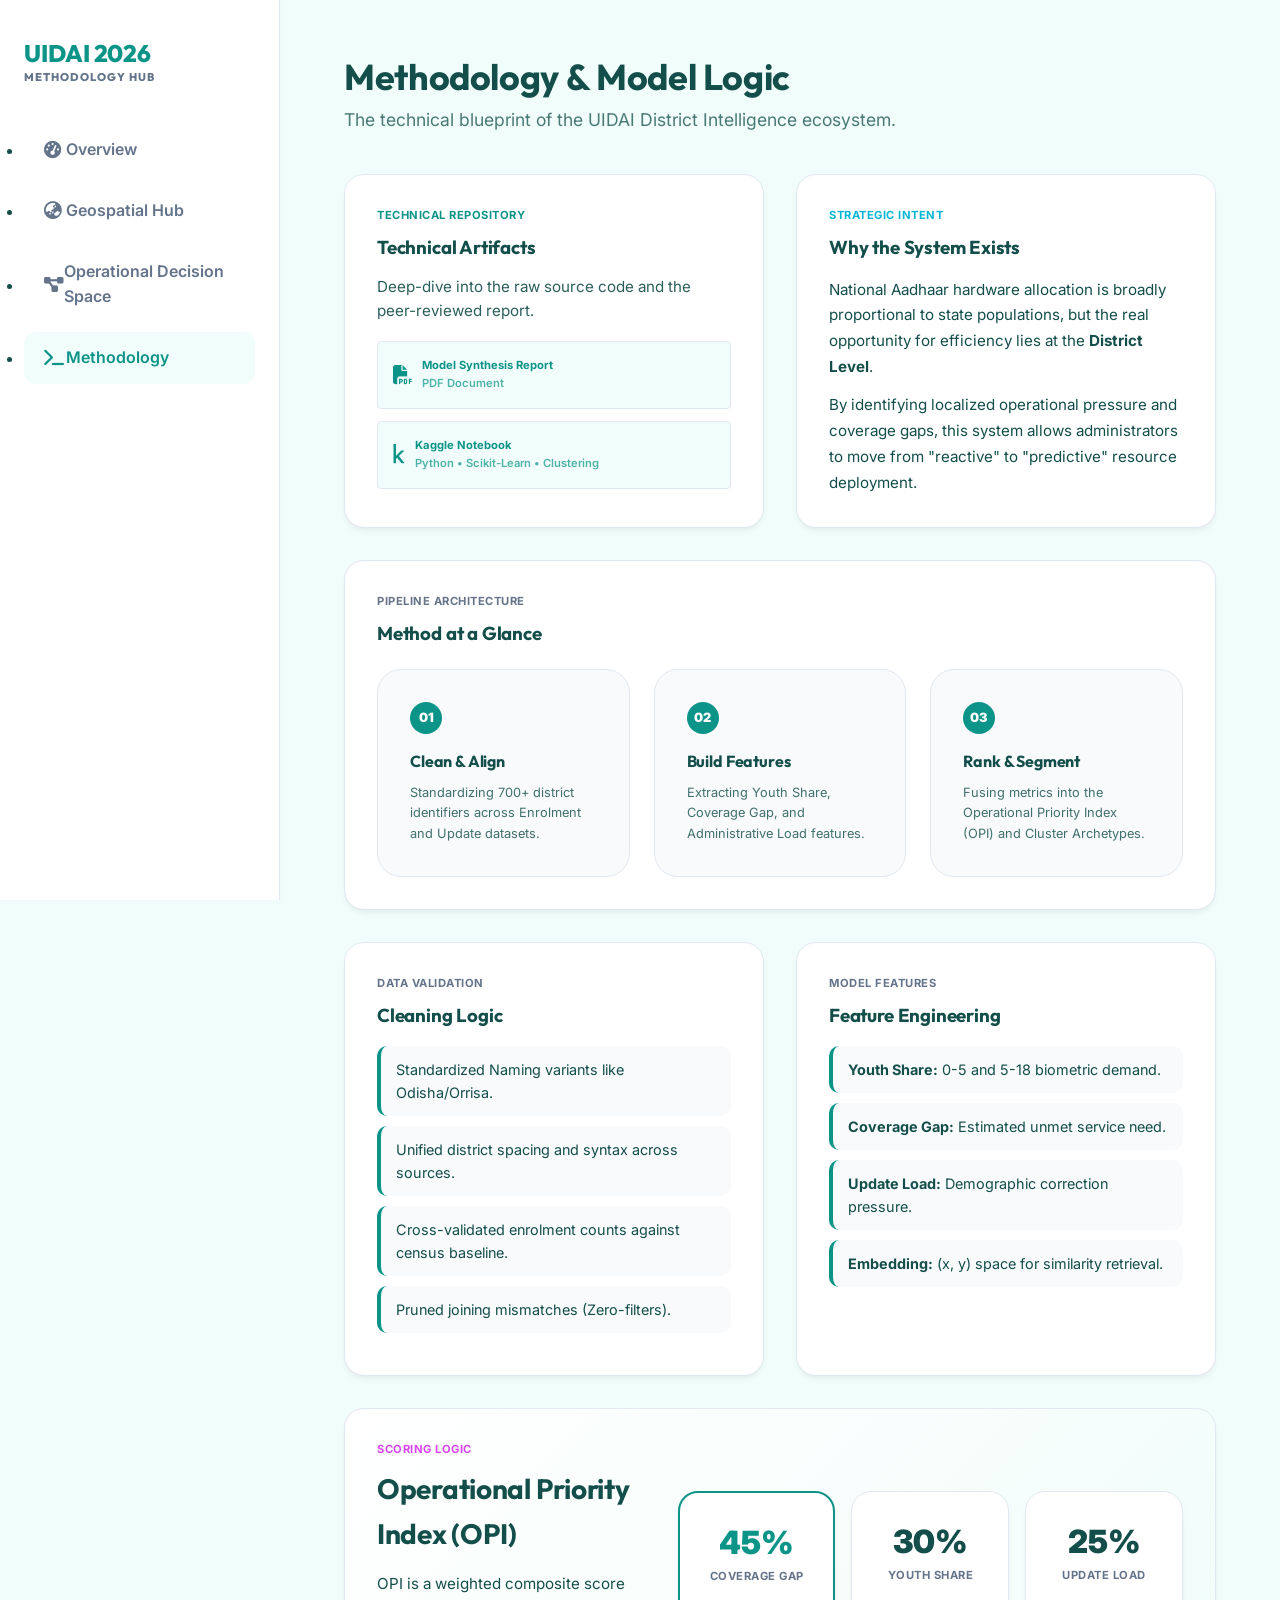
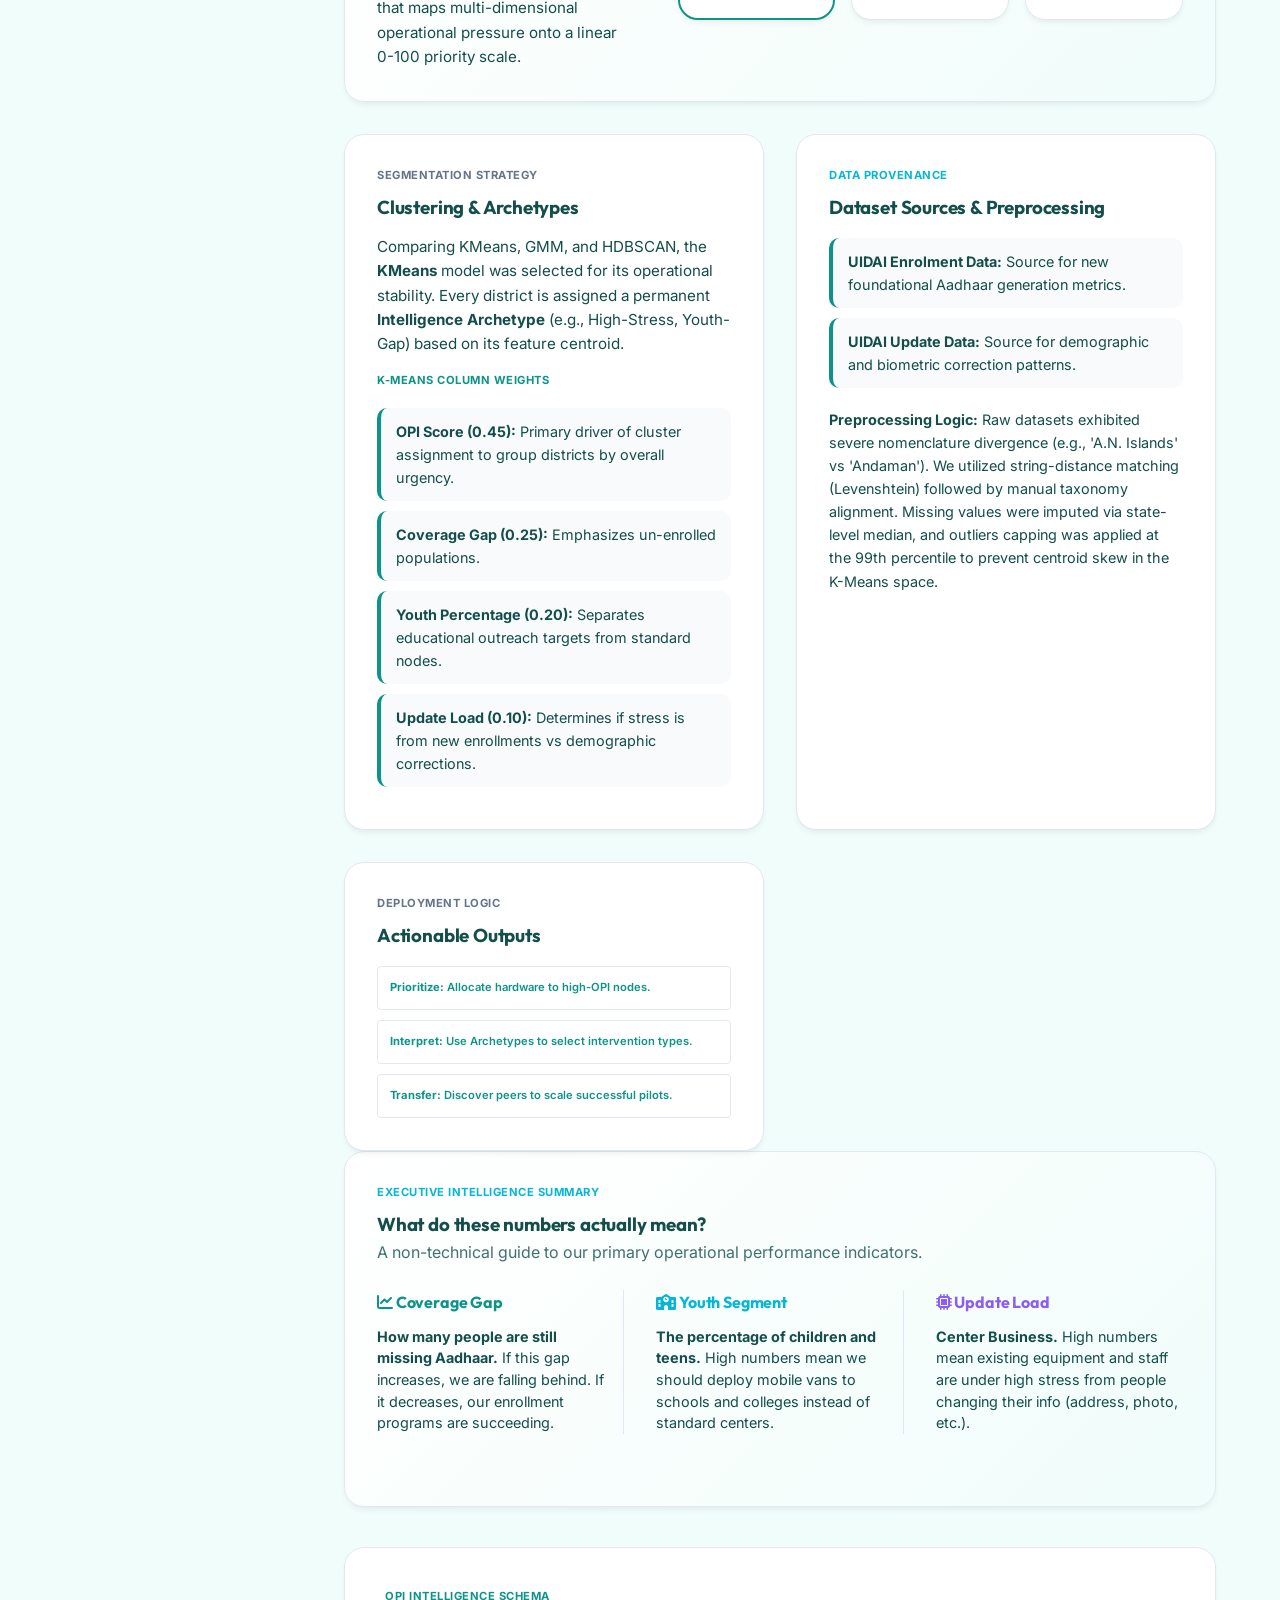
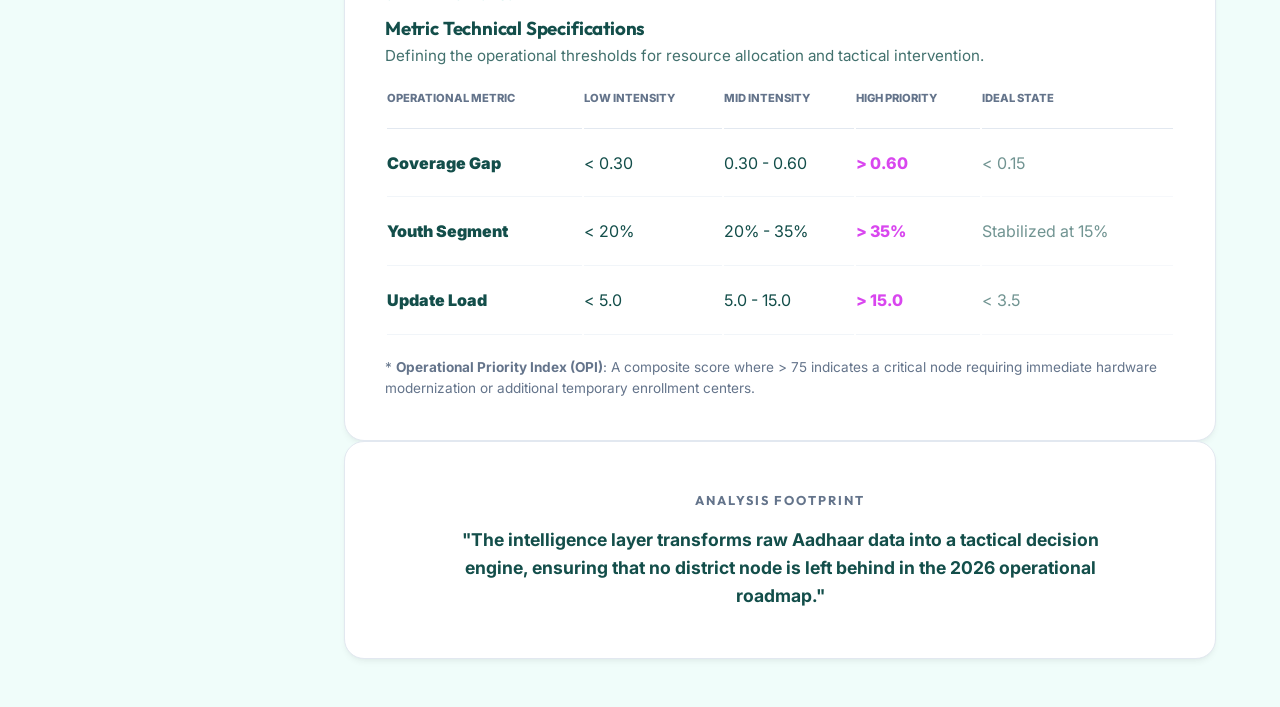
<file: methodology.html>
<!DOCTYPE html>
<html lang="en">
<head>
    <meta charset="UTF-8" />
    <meta name="viewport" content="width=device-width, initial-scale=1.0" />
    <title>Methodology | UIDAI Decision Support</title>
    <link rel="stylesheet" href="css/styles.css" />
    <link href="https://fonts.googleapis.com/css2?family=Outfit:wght@400;700;900&family=Inter:wght@400;500;700&display=swap" rel="stylesheet">
    <link rel="stylesheet" href="https://cdnjs.cloudflare.com/ajax/libs/font-awesome/6.4.0/css/all.min.css" />
    <style>
        .method-grid {
            display: grid;
            grid-template-columns: repeat(2, 1fr);
            gap: 2rem;
            margin-top: 2.5rem;
        }
        .full-width { grid-column: 1 / -1; }
        .method-card {
            height: 100%;
            display: flex;
            flex-direction: column;
        }
        .list-premium {
            list-style: none;
            padding: 0;
        }
        .list-premium li {
            padding: 12px 15px;
            background: #f8fafc;
            border-radius: 10px;
            margin-bottom: 10px;
            font-size: 0.9rem;
            border-left: 4px solid var(--primary);
            transition: 0.2s;
        }
        .list-premium li:hover {
            transform: translateX(5px);
            background: white;
            box-shadow: var(--shadow-soft);
        }
        .step-bubble {
            width: 32px;
            height: 32px;
            background: var(--primary);
            color: white;
            border-radius: 50%;
            display: flex;
            align-items: center;
            justify-content: center;
            font-weight: 900;
            font-size: 0.8rem;
            margin-bottom: 15px;
        }
    </style>
</head>
<body>
    <div class="app-container">
        <!-- Sidebar Navigation -->
        <div class="sidebar">
            <div class="logo">
                <h1>UIDAI 2026<br><small>Methodology Hub</small></h1>
            </div>
            <ul class="nav-links">
                <li><a href="index.html"><i class="fa-solid fa-gauge-high"></i> Overview</a></li>
                <li><a href="map.html"><i class="fa-solid fa-earth-asia"></i> Geospatial Hub</a></li>
                <li><a href="clusters.html"><i class="fa-solid fa-diagram-project"></i> Operational Decision Space</a></li>
                <li><a href="methodology.html" class="active"><i class="fa-solid fa-terminal"></i> Methodology</a></li>
            </ul>

        </div>


        <main class="main-content fade-in">
            <header class="hub-header">
                <div>
                    <h2 style="font-size: 2.25rem;">Methodology & Model Logic</h2>
                    <p style="opacity:0.75; font-size: 1.1rem;">The technical blueprint of the UIDAI District Intelligence ecosystem.</p>
                </div>
            </header>

            <div class="method-grid">
                <!-- Reference Hub -->
                <div class="glass-panel method-card">
                    <div class="kpi-label" style="color:var(--primary)">Technical Repository</div>
                    <h3>Technical Artifacts</h3>
                    <p style="margin:12px 0 18px; font-size:0.95rem; opacity:0.9;">
                        Deep-dive into the raw source code and the peer-reviewed report.
                    </p>
                    <div style="display:flex; flex-direction:column; gap:0.75rem;">
                        <a href="https://drive.google.com/file/d/1AxE9kJuX4SFCkqlmTF4xZJQZ9mhKo_di/view?usp=sharing" target="_blank" class="reason-tag" style="padding:15px; text-decoration:none; display:flex; align-items:center; gap:10px; border:1px solid var(--border);">
                            <i class="fa-solid fa-file-pdf" style="font-size:1.2rem;"></i> 
                            <div><strong style="display:block;">Model Synthesis Report</strong><span style="font-size:0.7rem; opacity:0.7;">PDF Document</span></div>
                        </a>
                        <a href="https://www.kaggle.com/code/anshpatidar/uidai-operational-intelligence-district-clustering" target="_blank" class="reason-tag" style="padding:15px; text-decoration:none; display:flex; align-items:center; gap:10px; border:1px solid var(--border);">
                            <i class="fa-brands fa-kaggle" style="font-size:1.2rem;"></i> 
                            <div><strong style="display:block;">Kaggle Notebook</strong><span style="font-size:0.7rem; opacity:0.7;">Python • Scikit-Learn • Clustering</span></div>
                        </a>
                    </div>
                </div>

                <!-- Concept Overview -->
                <div class="glass-panel method-card">
                    <div class="kpi-label" style="color:var(--secondary)">Strategic Intent</div>
                    <h3>Why the System Exists</h3>
                    <p style="margin:14px 0 0; font-size:0.95rem; line-height:1.7;">
                        National Aadhaar hardware allocation is broadly proportional to state populations, but the real opportunity for efficiency lies at the <strong>District Level</strong>. 
                    </p>
                    <p style="margin:12px 0 0; font-size:0.95rem; line-height:1.7;">
                        By identifying localized operational pressure and coverage gaps, this system allows administrators to move from "reactive" to "predictive" resource deployment.
                    </p>
                </div>

                <!-- Process Blocks -->
                <div class="glass-panel full-width">
                    <div class="kpi-label">Pipeline Architecture</div>
                    <h3>Method at a Glance</h3>
                    <div style="display:grid; grid-template-columns: repeat(3, 1fr); gap:1.5rem; margin-top:20px;">
                        <div style="background:#f8fafc; padding:2rem; border-radius:1.5rem; border:1px solid var(--border);">
                            <div class="step-bubble">01</div>
                            <h4 style="margin-bottom:8px;">Clean & Align</h4>
                            <p style="font-size:0.8rem; opacity:0.8;">Standardizing 700+ district identifiers across Enrolment and Update datasets.</p>
                        </div>
                        <div style="background:#f8fafc; padding:2rem; border-radius:1.5rem; border:1px solid var(--border);">
                            <div class="step-bubble">02</div>
                            <h4 style="margin-bottom:8px;">Build Features</h4>
                            <p style="font-size:0.8rem; opacity:0.8;">Extracting Youth Share, Coverage Gap, and Administrative Load features.</p>
                        </div>
                        <div style="background:#f8fafc; padding:2rem; border-radius:1.5rem; border:1px solid var(--border);">
                            <div class="step-bubble">03</div>
                            <h4 style="margin-bottom:8px;">Rank & Segment</h4>
                            <p style="font-size:0.8rem; opacity:0.8;">Fusing metrics into the Operational Priority Index (OPI) and Cluster Archetypes.</p>
                        </div>
                    </div>
                </div>

                <!-- Data Logic -->
                <div class="glass-panel method-card">
                    <div class="kpi-label">Data Validation</div>
                    <h3>Cleaning Logic</h3>
                    <ul class="list-premium" style="margin-top:15px;">
                        <li>Standardized Naming variants like Odisha/Orrisa.</li>
                        <li>Unified district spacing and syntax across sources.</li>
                        <li>Cross-validated enrolment counts against census baseline.</li>
                        <li>Pruned joining mismatches (Zero-filters).</li>
                    </ul>
                </div>

                <div class="glass-panel method-card">
                    <div class="kpi-label">Model Features</div>
                    <h3>Feature Engineering</h3>
                    <ul class="list-premium" style="margin-top:15px;">
                        <li><strong>Youth Share:</strong> 0-5 and 5-18 biometric demand.</li>
                        <li><strong>Coverage Gap:</strong> Estimated unmet service need.</li>
                        <li><strong>Update Load:</strong> Demographic correction pressure.</li>
                        <li><strong>Embedding:</strong> (x, y) space for similarity retrieval.</li>
                    </ul>
                </div>

                <!-- The index logic -->
                <div class="glass-panel full-width" style="background: linear-gradient(135deg, white 0%, #f0fdfa 100%);">
                    <div style="display:grid; grid-template-columns: 1fr 2fr; gap:3rem; align-items:center;">
                        <div>
                            <div class="kpi-label" style="color:var(--danger)">Scoring Logic</div>
                            <h3 style="font-size:1.75rem;">Operational Priority Index (OPI)</h3>
                            <p style="margin-top:15px; font-size:0.95rem; line-height:1.6;">
                                OPI is a weighted composite score that maps multi-dimensional operational pressure onto a linear 0-100 priority scale.
                            </p>
                        </div>
                        <div style="display:grid; grid-template-columns: repeat(3, 1fr); gap:1rem;">
                            <div class="glass-panel" style="text-align:center; padding:1.5rem; border:2px solid var(--primary);">
                                <div style="font-weight:900; font-size:2rem; color:var(--primary);">45%</div>
                                <div class="kpi-label">Coverage Gap</div>
                            </div>
                            <div class="glass-panel" style="text-align:center; padding:1.5rem;">
                                <div style="font-weight:900; font-size:2rem; color:var(--text-main);">30%</div>
                                <div class="kpi-label">Youth Share</div>
                            </div>
                            <div class="glass-panel" style="text-align:center; padding:1.5rem;">
                                <div style="font-weight:900; font-size:2rem; color:var(--text-main);">25%</div>
                                <div class="kpi-label">Update Load</div>
                            </div>
                        </div>
                    </div>
                </div>

                <!-- Clustering Section -->
                <div class="glass-panel method-card">
                    <div class="kpi-label">Segmentation Strategy</div>
                    <h3>Clustering & Archetypes</h3>
                    <p style="margin-top:12px; font-size:0.95rem; line-height:1.6;">
                        Comparing KMeans, GMM, and HDBSCAN, the <strong>KMeans</strong> model was selected for its operational stability. Every district is assigned a permanent <strong>Intelligence Archetype</strong> (e.g., High-Stress, Youth-Gap) based on its feature centroid.
                    </p>
                    <div class="kpi-label" style="margin-top: 15px; color:var(--primary)">K-Means Column Weights</div>
                    <ul class="list-premium" style="margin-top:10px; font-size:0.85rem;">
                        <li><strong>OPI Score (0.45):</strong> Primary driver of cluster assignment to group districts by overall urgency.</li>
                        <li><strong>Coverage Gap (0.25):</strong> Emphasizes un-enrolled populations.</li>
                        <li><strong>Youth Percentage (0.20):</strong> Separates educational outreach targets from standard nodes.</li>
                        <li><strong>Update Load (0.10):</strong> Determines if stress is from new enrollments vs demographic corrections.</li>
                    </ul>
                </div>

                <!-- Dataset Sources Deep Dive -->
                <div class="glass-panel method-card">
                    <div class="kpi-label" style="color:var(--secondary)">Data Provenance</div>
                    <h3>Dataset Sources & Preprocessing</h3>
                    <ul class="list-premium" style="margin-top:15px; font-size:0.85rem;">
                        <li><strong>UIDAI Enrolment Data:</strong> Source for new foundational Aadhaar generation metrics.</li>
                        <li><strong>UIDAI Update Data:</strong> Source for demographic and biometric correction patterns.</li>
                    </ul>
                    <p style="margin-top:10px; font-size:0.9rem; line-height:1.6;">
                        <strong>Preprocessing Logic:</strong> Raw datasets exhibited severe nomenclature divergence (e.g., 'A.N. Islands' vs 'Andaman'). We utilized string-distance matching (Levenshtein) followed by manual taxonomy alignment. Missing values were imputed via state-level median, and outliers capping was applied at the 99th percentile to prevent centroid skew in the K-Means space.
                    </p>
                </div>

                <div class="glass-panel method-card">
                    <div class="kpi-label">Deployment Logic</div>
                    <h3>Actionable Outputs</h3>
                    <div style="display:flex; flex-direction:column; gap:10px; margin-top:15px;">
                        <div class="reason-tag" style="background:white; border:1px solid var(--border); padding:12px;"><strong>Prioritize:</strong> Allocate hardware to high-OPI nodes.</div>
                        <div class="reason-tag" style="background:white; border:1px solid var(--border); padding:12px;"><strong>Interpret:</strong> Use Archetypes to select intervention types.</div>
                        <div class="reason-tag" style="background:white; border:1px solid var(--border); padding:12px;"><strong>Transfer:</strong> Discover peers to scale successful pilots.</div>
                    </div>
                </div>
            </div>

            <!-- Metric Technical Specifications -->
            <!-- Simple English Metrics (v20 Clarity) -->
            <div class="glass-panel full-width" style="margin-bottom:2.5rem; background: linear-gradient(135deg, white 0%, #f0fdfa 100%);">
                <div class="kpi-label" style="color:var(--secondary)">Executive Intelligence Summary</div>
                <h3>What do these numbers actually mean?</h3>
                <p style="margin-bottom:25px; opacity:0.8;">A non-technical guide to our primary operational performance indicators.</p>
                
                <div class="kpi-grid" style="grid-template-columns: repeat(3, 1fr); gap: 2rem;">
                    <div style="border-right:1px solid var(--border); padding-right:1rem;">
                        <h4 style="color:var(--primary); margin-bottom:10px;"><i class="fa-solid fa-chart-line"></i> Coverage Gap</h4>
                        <p style="font-size:0.9rem; line-height:1.5;"><strong>How many people are still missing Aadhaar.</strong> If this gap increases, we are falling behind. If it decreases, our enrollment programs are succeeding.</p>
                    </div>
                    <div style="border-right:1px solid var(--border); padding-right:1rem;">
                        <h4 style="color:var(--secondary); margin-bottom:10px;"><i class="fa-solid fa-school"></i> Youth Segment</h4>
                        <p style="font-size:0.9rem; line-height:1.5;"><strong>The percentage of children and teens.</strong> High numbers mean we should deploy mobile vans to schools and colleges instead of standard centers.</p>
                    </div>
                    <div>
                        <h4 style="color:var(--accent); margin-bottom:10px;"><i class="fa-solid fa-microchip"></i> Update Load</h4>
                        <p style="font-size:0.9rem; line-height:1.5;"><strong>Center Business.</strong> High numbers mean existing equipment and staff are under high stress from people changing their info (address, photo, etc.).</p>
                    </div>
                </div>
            </div>

            <div class="glass-panel full-width" style="margin-top:2.5rem; padding: 2.5rem;">

                <div class="kpi-label" style="color:var(--primary)">OPI Intelligence Schema</div>
                <h3>Metric Technical Specifications</h3>
                <p style="margin-bottom:20px; font-size:0.95rem; opacity:0.8;">Defining the operational thresholds for resource allocation and tactical intervention.</p>
                
                <div class="data-table-container">
                    <table class="priority-table" style="width:100%">
                        <thead>
                            <tr>
                                <th>Operational Metric</th>
                                <th>Low Intensity</th>
                                <th>Mid Intensity</th>
                                <th>High Priority</th>
                                <th>Ideal State</th>
                            </tr>
                        </thead>
                        <tbody>
                            <tr>
                                <td style="font-weight:900;">Coverage Gap</td>
                                <td>< 0.30</td>
                                <td>0.30 - 0.60</td>
                                <td style="color:var(--danger); font-weight:800;">> 0.60</td>
                                <td style="opacity:0.6;">< 0.15</td>
                            </tr>
                            <tr>
                                <td style="font-weight:900;">Youth Segment</td>
                                <td>< 20%</td>
                                <td>20% - 35%</td>
                                <td style="color:var(--danger); font-weight:800;">> 35%</td>
                                <td style="opacity:0.6;">Stabilized at 15%</td>
                            </tr>
                            <tr>
                                <td style="font-weight:900;">Update Load</td>
                                <td>< 5.0</td>
                                <td>5.0 - 15.0</td>
                                <td style="color:var(--danger); font-weight:800;">> 15.0</td>
                                <td style="opacity:0.6;">< 3.5</td>
                            </tr>
                        </tbody>
                    </table>
                </div>
                <div style="margin-top:20px; font-size:0.85rem; color:var(--text-muted); line-height:1.6;">
                    * <strong>Operational Priority Index (OPI)</strong>: A composite score where > 75 indicates a critical node requiring immediate hardware modernization or additional temporary enrollment centers.
                </div>
            </div>

            <div class="glass-panel mt-4" style="text-align:center; padding:3rem;">

                <h4 style="color:var(--text-muted); text-transform:uppercase; letter-spacing:2px; font-size:0.8rem; margin-bottom:15px;">Analysis Footprint</h4>
                <p style="max-width:700px; margin:0 auto; font-size:1.1rem; font-weight:700; color:var(--text-main);">
                    "The intelligence layer transforms raw Aadhaar data into a tactical decision engine, ensuring that no district node is left behind in the 2026 operational roadmap."
                </p>
            </div>
        </main>
    </div>
</body>
</html>
</file>
<file: css/styles.css>
/**
 * UIDAI Decision Intelligence - Aesthetic Recovery Design System
 * -------------------------------------------------------------
 * Theme: Light Teal & Clean White (Original Palette)
 * Background: #F0FDFA, Card: #FFFFFF, Accent: #134e4a
 */

 :root {
    --primary: #0d9488;    /* Deep Teal */
    --secondary: #06b6d4;  /* Vibrant Cyan */
    --accent: #8b5cf6;     /* Royal Purple */
    --danger: #d946ef;     /* Magenta / Critical */
    --bg-main: #F0FDFA;    /* Light Teal Background */
    --card-bg: #FFFFFF;    /* Clean White Card */
    --text-main: #134e4a;  /* Dark Teal Typography */
    --text-muted: #64748b; /* Muted Slate */
    --border: #e2e8f0;
    --shadow-soft: 0 4px 6px -1px rgba(0, 0, 0, 0.05), 0 2px 4px -2px rgba(0, 0, 0, 0.03);
    --shadow-bold: 0 10px 15px -3px rgba(0, 0, 0, 0.08), 0 4px 6px -2px rgba(0, 0, 0, 0.05);
}

* {
    margin: 0;
    padding: 0;
    box-sizing: border-box;
}

body {
    font-family: 'Inter', sans-serif;
    color: var(--text-main);
    background: var(--bg-main);
    line-height: 1.6;
    min-height: 100vh;
}

h1, h2, h3, h4 {
    font-family: 'Outfit', sans-serif;
    letter-spacing: -0.01em;
}

.app-container {
    display: flex;
}

/* Sidebar: Light & Functional */
.sidebar {
    width: 280px;
    background: #FFFFFF;
    border-right: 1px solid var(--border);
    padding: 2.5rem 1.5rem;
    position: fixed;
    height: 100vh;
    z-index: 1000;
    box-shadow: 2px 0 10px rgba(0, 0, 0, 0.02);
}

.logo h1 {
    font-size: 1.5rem;
    font-weight: 800;
    color: var(--primary);
    line-height: 1.1;
    margin-bottom: 2.5rem;
}

.logo small {
    display: block;
    font-size: 0.7rem;
    color: var(--text-muted);
    text-transform: uppercase;
    letter-spacing: 1px;
    margin-top: 5px;
}

.nav-links li a {
    display: flex;
    align-items: center;
    padding: 0.85rem 1.25rem;
    color: var(--text-muted);
    text-decoration: none;
    border-radius: 0.75rem;
    margin-bottom: 0.5rem;
    transition: 0.2s;
    font-weight: 600;
}

.nav-links li a i { width: 22px; font-size: 1.1rem; }

.nav-links li a:hover, .nav-links li a.active {
    background: #f0fdfa;
    color: var(--primary);
}

/* Main Workspace */
.main-content {
    flex-grow: 1;
    margin-left: 280px;
    padding: 3rem 4rem;
}

/* Card Architecture */
.glass-panel {
    background: var(--card-bg);
    border: 1px solid var(--border);
    border-radius: 1.25rem;
    padding: 2rem;
    box-shadow: var(--shadow-soft);
}

/* KPI Hub */
.kpi-grid {
    display: grid;
    grid-template-columns: repeat(3, 1fr);
    gap: 1.5rem;
    margin-bottom: 2.5rem;
}

.kpi-card {
    background: var(--card-bg);
    border-radius: 1.25rem;
    padding: 1.75rem;
    border: 1px solid var(--border);
    box-shadow: var(--shadow-soft);
}

.kpi-label {
    text-transform: uppercase;
    letter-spacing: 0.5px;
    font-size: 0.7rem;
    font-weight: 700;
    color: var(--text-muted);
    margin-bottom: 8px;
}

.kpi-value {
    font-size: 2.5rem;
    font-weight: 800;
    color: var(--text-main);
}

/* Table: Tactical Queue */
.priority-table th {
    text-transform: uppercase;
    text-align: left;
    font-size: 0.7rem;
    font-weight: 800;
    color: var(--text-muted);
    padding-bottom: 1.25rem;
    border-bottom: 1px solid var(--border);
}

.priority-table td {
    padding: 1.25rem 0;
    border-bottom: 1px solid #f1f5f9;
}

.clickable-row:hover {
    background: #f8fafc;
    cursor: pointer;
}

/* Strategic Search Engine: High-Impact UI */
.discovery-hub {
    margin-top: 3.5rem;
    background: #FFFFFF;
    padding: 3.5rem;
    border-radius: 2rem;
    border: 1px solid var(--border);
    box-shadow: var(--shadow-bold);
    text-align: center;
    position: relative;
    overflow: hidden;
    margin-bottom: 3rem;
}

.discovery-hub::before {
    content: '';
    position: absolute;
    top: 0; left: 0; right: 0; height: 6px;
    background: linear-gradient(to right, #0d9488, #06b6d4, #8b5cf6);
}

.discovery-hero-title {
    font-size: 2.25rem;
    font-weight: 900;
    color: var(--text-main);
    margin-bottom: 0.5rem;
    letter-spacing: -0.02em;
}

.discovery-subtitle {
    font-size: 1rem;
    color: var(--text-muted);
    margin-bottom: 2.5rem;
    max-width: 600px;
    margin-left: auto;
    margin-right: auto;
}

.strategic-search-container {
    max-width: 800px;
    margin: 0 auto;
    display: flex;
    flex-direction: column;
    gap: 1.5rem;
    align-items: center;
}

.search-box-wrapper {
    width: 100%;
    position: relative;
    display: flex;
    gap: 12px;
}

.discovery-hero-input {
    flex-grow: 1;
    background: #f8fafc;
    border: 2px solid var(--border);
    padding: 1.25rem 1.5rem;
    padding-left: 3.5rem;
    border-radius: 1rem;
    font-size: 1.15rem;
    font-weight: 600;
    color: var(--text-main);
    transition: all 0.3s cubic-bezier(0.4, 0, 0.2, 1);
}

.search-icon-inside {
    position: absolute;
    left: 1.25rem;
    top: 50%;
    transform: translateY(-50%);
    font-size: 1.25rem;
    color: var(--primary);
}

.discovery-hero-input:focus {
    border-color: var(--primary);
    background: white;
    box-shadow: 0 10px 25px -5px rgba(13, 148, 136, 0.15);
    outline: none;
}

.peer-toggle-group {
    display: flex;
    background: #f1f5f9;
    padding: 6px;
    border-radius: 1rem;
    width: fit-content;
}

.peer-toggle-btn {
    padding: 8px 20px;
    border: none;
    background: transparent;
    font-weight: 800;
    font-size: 0.85rem;
    color: var(--text-muted);
    cursor: pointer;
    border-radius: 0.75rem;
    transition: 0.2s;
}

.peer-toggle-btn.active {
    background: white;
    color: var(--primary);
    box-shadow: var(--shadow-soft);
}

/* Map Hub Focus */
#map-container {
    background: #f8fafc;
    border: 1px solid var(--border);
    border-radius: 1.25rem;
    position: relative;
    overflow: hidden;
}

#map-svg { width: 100%; height: 100%; }

.district-path {
    stroke: rgba(0, 0, 0, 0.1);
    stroke-width: 0.5;
    transition: 0.2s ease-in-out;
}

.district-path:hover {
    stroke: var(--text-main);
    stroke-width: 1.5;
    filter: brightness(1.1);
}

/* Utility */
.fade-in { animation: fadeIn 0.4s ease-out; }
@keyframes fadeIn {
    from { opacity: 0; transform: translateY(10px); }
    to { opacity: 1; transform: translateY(0); }
}

.opi-badge {
    background: #f5f3ff;
    color: var(--accent);
    padding: 4px 10px;
    border-radius: 2rem;
    font-weight: 700;
    font-size: 0.75rem;
    border: 1px solid #ddd6fe;
}

.reason-tag {
    background: #f0fdfa;
    color: var(--primary);
    padding: 3px 8px;
    border-radius: 4px;
    font-size: 0.7rem;
    font-weight: 600;
}

/* =============================================================
   GEOSPATIAL HUB RESTORATION (REF PARITY)
   ============================================================= */

.filter-controls {
    display: flex;
    justify-content: center;
    gap: 1rem;
    margin: 2rem 0;
    flex-wrap: wrap;
}

.filter-btn {
    padding: 0.75rem 1.5rem;
    background: white;
    color: var(--primary);
    border: 2px solid var(--border);
    border-radius: 50px;
    font-size: 0.9rem;
    font-weight: 700;
    cursor: pointer;
    transition: all 0.3s ease;
}

.filter-btn:hover {
    transform: translateY(-2px);
    box-shadow: 0 5px 15px rgba(13, 148, 136, 0.1);
}

.filter-btn.active {
    background: linear-gradient(135deg, var(--primary), var(--secondary));
    color: white;
    border-color: transparent;
    box-shadow: 0 0 15px rgba(13, 148, 136, 0.4);
}

.map-wrapper {
    position: relative;
    background: white;
    border: 2px solid var(--border);
    border-radius: 2rem;
    padding: 2rem;
    box-shadow: var(--shadow-bold);
}

.map-stats {
    display: flex;
    justify-content: center;
    gap: 1.25rem;
    margin-top: 1.5rem;
    flex-wrap: wrap;
}

.stat-card {
    background: white;
    padding: 1rem 1.5rem;
    border-radius: 12px;
    text-align: center;
    transition: all 0.3s ease;
    border: 2px solid var(--border);
    min-width: 160px;
}

.stat-card:hover {
    transform: translateY(-3px);
    box-shadow: 0 8px 20px rgba(13, 148, 136, 0.1);
    border-color: var(--primary);
}

.stat-value {
    font-size: 1.4rem;
    font-weight: 900;
    color: var(--primary);
    line-height: 1.2;
}

.stat-label {
    color: var(--text-muted);
    margin-top: 0.3rem;
    font-size: 0.75rem;
    font-weight: 800;
    text-transform: uppercase;
    letter-spacing: 1px;
}

#india-map svg {
    border-radius: 1.5rem;
    background: #f8fafc;
}

/* Animations from Ref Repo */
@keyframes fadeInUp {
    from { opacity: 0; transform: translateY(15px); }
    to { opacity: 1; transform: translateY(0); }
}

/* Archetype Deep-Intel Profile Restoration (v22) */
.archetype-grid {
    display: grid;
    grid-template-columns: repeat(auto-fill, minmax(400px, 1fr));
    gap: 2rem;
    margin-top: 1rem;
}

.archetype-card {
    border-left: 6px solid var(--primary);
    transition: all 0.3s cubic-bezier(0.4, 0, 0.2, 1);
    position: relative;
    overflow: hidden;
}

.archetype-card:hover {
    transform: translateY(-8px);
    box-shadow: var(--shadow-bold);
    border-left-color: var(--secondary);
}

.archetype-card::after {
    content: '';
    position: absolute;
    top: 0; right: 0;
    width: 60px; height: 60px;
    background: linear-gradient(135deg, transparent 50%, rgba(13, 148, 136, 0.05) 50%);
    border-radius: 0 0 0 100%;
}

.benchmarks {
    display: flex;
    flex-direction: column;
    gap: 15px;
    margin-top: 20px;
    background: #f8fafc;
    padding: 1.5rem;
    border-radius: 1rem;
}

.benchmark-item {
    display: flex;
    flex-direction: column;
    gap: 8px;
}

.benchmark-item span {
    font-size: 0.75rem;
    font-weight: 800;
    color: var(--text-muted);
    text-transform: uppercase;
    letter-spacing: 0.5px;
}

.benchmark-bar {
    height: 8px;
    background: #e2e8f0;
    border-radius: 4px;
    overflow: hidden;
}

.bar-fill {
    height: 100%;
    background: linear-gradient(to right, var(--primary), var(--secondary));
    border-radius: 4px;
    transition: width 1s ease-out;
}

/* Operational Status Tokens */
.status-badge {
    position: absolute;
    top: 1.5rem;
    right: 1.5rem;
    padding: 4px 12px;
    border-radius: 50px;
    font-size: 0.65rem;
    font-weight: 900;
    text-transform: uppercase;
    background: rgba(13, 148, 136, 0.1);
    color: var(--primary);
}
</file>
